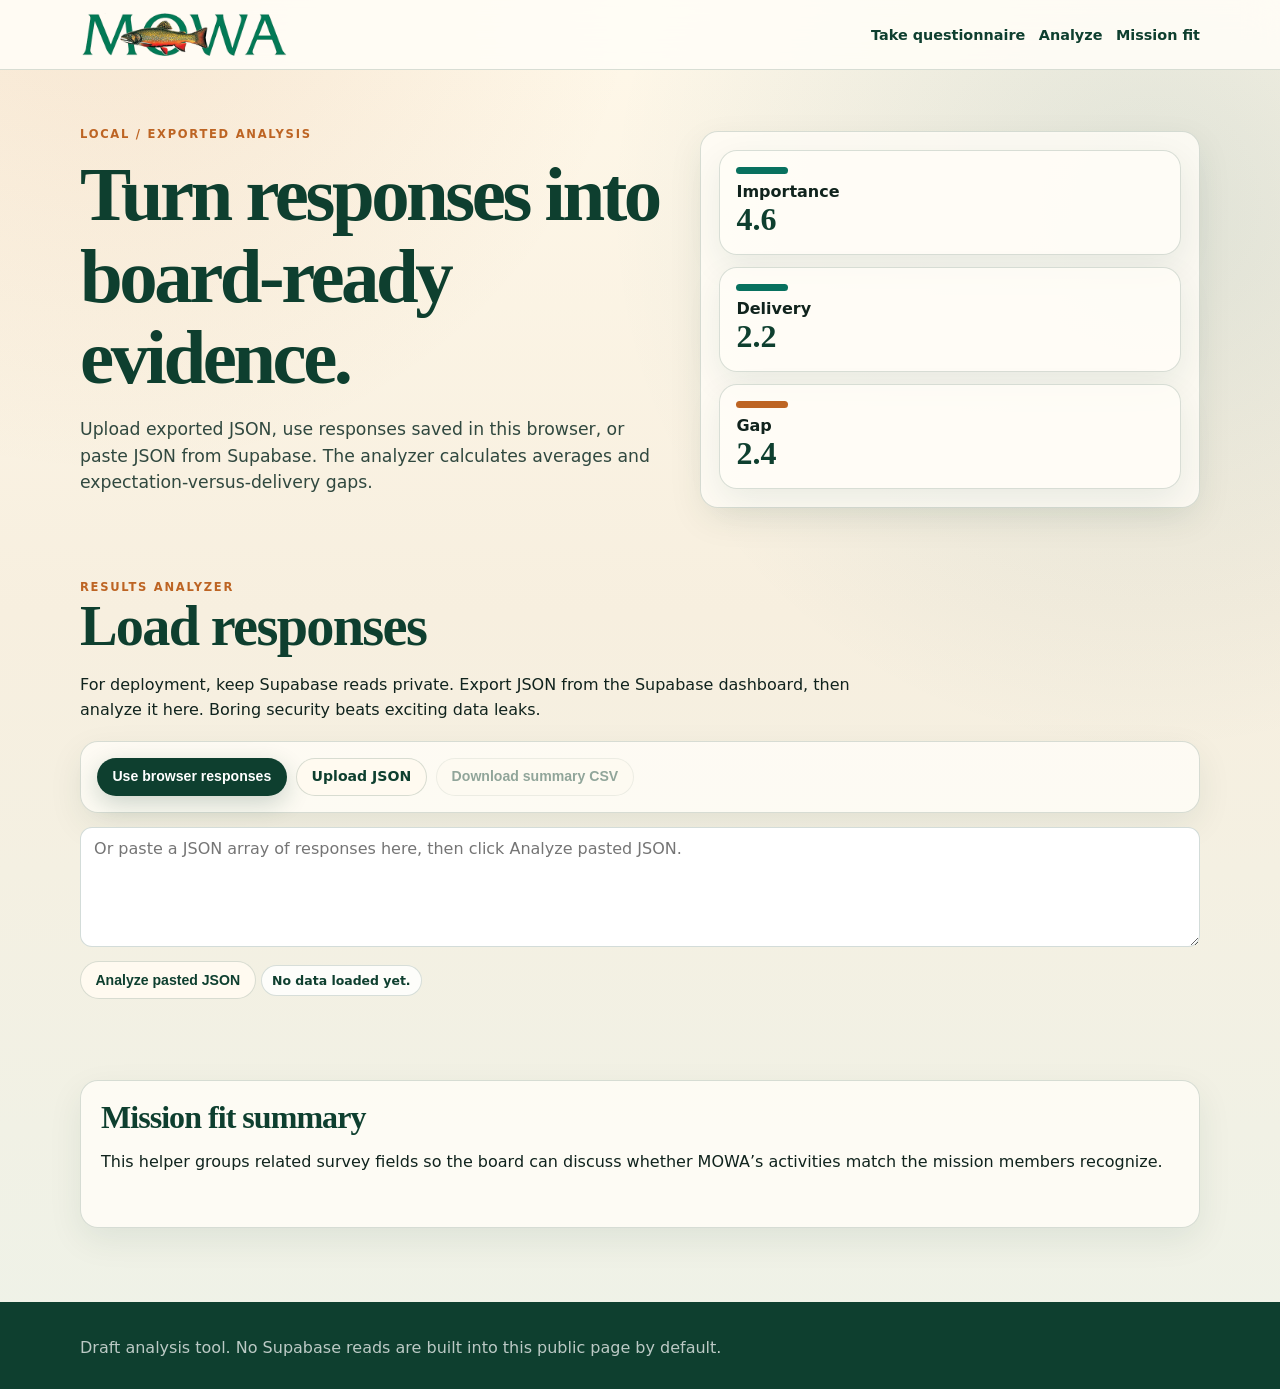
<file: results.html>
<!doctype html>
<html lang="en">
<head>
  <meta charset="utf-8" />
  <meta name="viewport" content="width=device-width, initial-scale=1" />
  <title>MOWA Questionnaire Results Analyzer</title>
  <meta name="description" content="Analyze MOWA direction questionnaire exports and expectation-delivery gaps." />
  <link rel="stylesheet" href="css/styles.css" />
</head>
<body class="results-page">
  <header class="site-header">
    <div class="container header-inner">
      <a class="brand" href="index.html" aria-label="MOWA Member Direction Questionnaire home"><img src="assets/mowa-logo.webp" alt="Michigan Outdoor Writers Association logo" /></a>
      <nav aria-label="Main navigation">
        <a href="index.html#survey">Take questionnaire</a>
        <a href="#analyzer">Analyze</a>
        <a href="#mission-fit">Mission fit</a>
      </nav>
    </div>
  </header>

  <main>
    <section class="hero compact">
      <div class="container hero-grid">
        <div class="hero-copy">
          <p class="eyebrow">Local / exported analysis</p>
          <h1>Turn responses into board-ready evidence.</h1>
          <p class="lead">Upload exported JSON, use responses saved in this browser, or paste JSON from Supabase. The analyzer calculates averages and expectation-versus-delivery gaps.</p>
        </div>
        <div class="mini-dashboard" aria-hidden="true">
          <div class="dash-card"><span></span><strong>Importance</strong><em>4.6</em></div>
          <div class="dash-card"><span></span><strong>Delivery</strong><em>2.2</em></div>
          <div class="dash-card warn"><span></span><strong>Gap</strong><em>2.4</em></div>
        </div>
      </div>
    </section>

    <section id="analyzer" class="survey-shell">
      <div class="container">
        <div class="survey-head">
          <div>
            <p class="eyebrow">Results analyzer</p>
            <h2>Load responses</h2>
            <p>For deployment, keep Supabase reads private. Export JSON from the Supabase dashboard, then analyze it here. Boring security beats exciting data leaks.</p>
          </div>
        </div>
        <div class="load-panel">
          <button class="button primary" id="loadLocal">Use browser responses</button>
          <label class="button secondary file-button">Upload JSON <input id="jsonUpload" type="file" accept="application/json,.json" /></label>
          <button class="button secondary" id="downloadSummary" disabled>Download summary CSV</button>
        </div>
        <textarea id="jsonPaste" class="paste-box" placeholder="Or paste a JSON array of responses here, then click Analyze pasted JSON."></textarea>
        <button class="button secondary" id="analyzePasted">Analyze pasted JSON</button>
        <div id="analysisStatus" class="save-status inline-status">No data loaded yet.</div>

        <div id="summaryCards" class="summary-cards"></div>
        <div class="table-wrap"><table id="gapTable"></table></div>
        <div class="table-wrap"><table id="scaleTable"></table></div>
        <section id="mission-fit" class="mission-panel">
          <h2>Mission fit summary</h2>
          <p>This helper groups related survey fields so the board can discuss whether MOWA’s activities match the mission members recognize.</p>
          <div class="table-wrap"><table id="missionTable"></table></div>
        </section>
      </div>
    </section>
  </main>

  <footer class="site-footer"><div class="container"><p>Draft analysis tool. No Supabase reads are built into this public page by default.</p></div></footer>
  <script src="js/questions.js"></script>
  <script src="js/results.js"></script>
</body>
</html>
</file>
<file: css/styles.css>
:root {
  --ink: #10231d;
  --muted: #52635c;
  --forest: #0e3f2f;
  --forest-2: #08715f;
  --lake: #0d5968;
  --copper: #bd6423;
  --gold: #e1a348;
  --cream: #f7efdf;
  --paper: #fffdf7;
  --line: rgba(14, 63, 47, .16);
  --shadow: 0 18px 48px rgba(14, 63, 47, .13);
  --radius: 18px;
  font-family: Inter, ui-sans-serif, system-ui, -apple-system, BlinkMacSystemFont, "Segoe UI", sans-serif;
}
* { box-sizing: border-box; }
html { scroll-behavior: smooth; }
body {
  margin: 0;
  color: var(--ink);
  background:
    radial-gradient(circle at 8% -5%, rgba(189, 100, 35, .12), transparent 34rem),
    radial-gradient(circle at 90% 15%, rgba(13, 89, 104, .12), transparent 34rem),
    linear-gradient(180deg, #fff8e9 0%, #f7efdf 44%, #eef2e8 100%);
  overflow-x: hidden;
}
a { color: var(--forest-2); text-decoration-thickness: .08em; text-underline-offset: .2em; }
.skip-link { position: absolute; left: -999px; top: 0; background: var(--forest); color: white; padding: .7rem; z-index: 30; }
.skip-link:focus { left: .75rem; }
.container { width: min(1120px, calc(100% - 28px)); margin: 0 auto; }
.site-header { position: sticky; top: 0; z-index: 20; backdrop-filter: blur(16px); background: rgba(255, 253, 247, .9); border-bottom: 1px solid var(--line); }
.header-inner { min-height: 68px; display: flex; align-items: center; justify-content: space-between; gap: 1rem; }
.brand img { width: min(210px, 42vw); height: auto; display: block; }
nav { display: flex; flex-wrap: wrap; gap: .45rem .85rem; align-items: center; justify-content: flex-end; }
nav a { color: var(--forest); text-decoration: none; font-weight: 800; font-size: .9rem; }
nav a:hover { color: var(--copper); }
.hero { padding: 56px 0 44px; }
.hero.compact { padding-bottom: 32px; }
.hero-grid { display: grid; grid-template-columns: 1.08fr .92fr; gap: 34px; align-items: center; }
.eyebrow { color: var(--copper); font-size: .72rem; text-transform: uppercase; letter-spacing: .15em; font-weight: 900; margin: 0 0 10px; }
h1, h2, h3 { font-family: Georgia, "Times New Roman", serif; line-height: 1.06; color: var(--forest); margin: 0; }
h1 { font-size: clamp(2.25rem, 6vw, 4.8rem); letter-spacing: -.045em; }
h2 { font-size: clamp(1.75rem, 3.5vw, 2.9rem); letter-spacing: -.03em; }
h3 { font-size: 1.35rem; }
p { line-height: 1.55; }
.lead { font-size: 1.08rem; max-width: 68ch; color: #30483f; }
.hero-actions { display: flex; flex-wrap: wrap; gap: .65rem; margin: 24px 0; }
.button {
  appearance: none;
  border: 1px solid transparent;
  cursor: pointer;
  display: inline-flex;
  align-items: center;
  justify-content: center;
  gap: .35rem;
  border-radius: 999px;
  font-weight: 850;
  font-size: .88rem;
  line-height: 1;
  padding: .62rem .9rem;
  min-height: 38px;
  text-decoration: none;
  transition: transform .16s ease, box-shadow .16s ease, background .16s ease;
}
.button:hover { transform: translateY(-1px); }
.button.primary { background: var(--forest); color: white; box-shadow: 0 8px 24px rgba(14, 63, 47, .2); }
.button.secondary { background: #fffaf0; color: var(--forest); border-color: var(--line); }
.button.ghost { background: transparent; color: var(--forest); border-color: rgba(14, 63, 47, .28); }
.button.small-button { font-size: .8rem; padding: .48rem .72rem; min-height: 32px; }
.button:disabled { cursor: not-allowed; opacity: .45; transform: none; box-shadow: none; }
.trust-strip { display: flex; flex-wrap: wrap; gap: .42rem; margin-top: 18px; }
.trust-strip span { background: rgba(255, 255, 255, .76); border: 1px solid var(--line); border-radius: 999px; color: var(--muted); font-size: .78rem; font-weight: 800; padding: .38rem .62rem; }
.hero-visual { background: rgba(255, 253, 247, .72); border: 1px solid var(--line); border-radius: var(--radius); box-shadow: var(--shadow); padding: 18px; }
.hero-visual img { display: block; width: 100%; height: auto; }
.hero-logo-card { padding: 26px; text-align: center; }
.hero-logo-card img { max-width: 100%; height: auto; margin: 0 auto 14px; }
.hero-logo-card p { margin: 0 auto; max-width: 46ch; color: var(--muted); }
.official-note, .why-section, .overview-section, .survey-shell, .analysis-notes { padding: 34px 0; }
.note-grid, .overview-grid { display: grid; grid-template-columns: repeat(3, 1fr); gap: 16px; }
.note-card, .overview-card, .feature, .summary-card, .dash-card, .load-panel, .mission-panel, .mini-dashboard, .submit-message {
  background: rgba(255, 253, 247, .82);
  border: 1px solid var(--line);
  border-radius: var(--radius);
  box-shadow: 0 12px 34px rgba(14, 63, 47, .08);
}
.note-card, .overview-card { padding: 22px; }
.note-card.highlight { background: linear-gradient(135deg, rgba(14, 63, 47, .96), rgba(13, 89, 104, .92)); color: white; }
.note-card.highlight h2, .note-card.highlight .eyebrow { color: white; }
.note-card h2 { font-size: 1.55rem; }
.note-card p, .overview-card p { color: var(--muted); }
.note-card.highlight p { color: rgba(255,255,255,.86); }
.split { display: grid; grid-template-columns: .86fr 1.14fr; gap: 28px; align-items: start; }
.feature-grid { display: grid; grid-template-columns: repeat(2, 1fr); gap: 12px; }
.feature { padding: 18px; }
.feature span { display: inline-flex; font-size: .78rem; font-weight: 900; color: var(--copper); margin-bottom: 8px; }
.feature strong { display: block; color: var(--forest); }
.feature p { margin-bottom: 0; color: var(--muted); }
.survey-shell .container { max-width: 1160px; }
.survey-head { display: flex; align-items: start; justify-content: space-between; gap: 18px; margin-bottom: 18px; }
.survey-head h2 { font-size: clamp(2rem, 4.4vw, 3.6rem); }
.survey-head p { margin-bottom: 0; max-width: 78ch; }
.save-status { flex: 0 0 auto; color: var(--forest); background: rgba(255, 255, 255, .82); border: 1px solid var(--line); border-radius: 999px; font-weight: 800; font-size: .78rem; padding: .44rem .65rem; }
.inline-status { display: inline-flex; margin: 14px 0; }
.progress-wrap { display: grid; grid-template-columns: 1fr auto; gap: 12px; align-items: center; margin: 18px 0 12px; }
.progress-bar { height: 9px; background: rgba(14, 63, 47, .12); border-radius: 999px; overflow: hidden; }
.progress-bar span { display: block; height: 100%; width: 0%; background: linear-gradient(90deg, var(--forest), var(--forest-2), var(--gold)); border-radius: inherit; transition: width .22s ease; }
#progressText { color: var(--muted); font-weight: 850; font-size: .82rem; white-space: nowrap; }
.section-tabs {
  display: flex;
  flex-wrap: wrap;
  gap: .4rem;
  align-items: center;
  margin: 14px 0 18px;
  padding: 0;
  overflow: visible;
}
.section-tab {
  appearance: none;
  border: 1px solid var(--line);
  background: rgba(255, 255, 255, .78);
  border-radius: 999px;
  color: var(--forest);
  cursor: pointer;
  font-weight: 850;
  font-size: .74rem;
  padding: .44rem .62rem;
  line-height: 1.05;
}
.section-tab[aria-current="step"] { background: var(--forest); border-color: var(--forest); color: white; }
.survey-section { margin: 0; border: 1px solid var(--line); background: rgba(255, 253, 247, .88); border-radius: var(--radius); box-shadow: var(--shadow); padding: 28px; }
.survey-section legend { float: left; width: 100%; font-family: Georgia, "Times New Roman", serif; color: var(--forest); font-weight: 900; font-size: clamp(1.7rem, 3.6vw, 2.7rem); line-height: 1.05; margin-bottom: 16px; }
.survey-section legend span { display: block; font-family: Inter, ui-sans-serif, system-ui; color: var(--copper); font-size: .72rem; letter-spacing: .15em; text-transform: uppercase; margin-bottom: 8px; }
.survey-section::after { content: ""; display: table; clear: both; }
.section-intro { max-width: 78ch; color: var(--muted); margin: 0 0 18px; }
.section-quick-actions { display: flex; flex-wrap: wrap; gap: .45rem; align-items: center; justify-content: flex-end; border-top: 1px solid var(--line); border-bottom: 1px solid var(--line); padding: 10px 0; margin: 12px 0 14px; }
.section-quick-actions span { margin-right: auto; font-size: .82rem; color: var(--muted); font-weight: 850; }
.question { padding: 16px 0; border-top: 1px solid rgba(14, 63, 47, .1); }
.question:first-of-type { border-top: 0; }
.question-label { font-weight: 900; margin-bottom: 9px; color: var(--forest); }
.required { color: var(--copper); background: rgba(189, 100, 35, .1); border-radius: 999px; font-size: .68rem; padding: .18rem .38rem; margin-left: .35rem; vertical-align: middle; }
.choice-grid { display: grid; grid-template-columns: repeat(auto-fit, minmax(180px, 1fr)); gap: .45rem; }
.choice, .scale-choice {
  display: flex;
  align-items: center;
  gap: .42rem;
  background: white;
  border: 1px solid rgba(14, 63, 47, .14);
  border-radius: 12px;
  cursor: pointer;
  font-weight: 720;
  font-size: .86rem;
  padding: .46rem .55rem;
}
.choice input, .scale-choice input { accent-color: var(--forest-2); }
.scale-grid { display: grid; grid-template-columns: repeat(6, minmax(74px, 1fr)); gap: .4rem; align-items: stretch; }
.scale-choice { flex-direction: column; justify-content: center; text-align: center; min-height: 62px; gap: .16rem; padding: .42rem .35rem; }
.scale-choice span { font-size: 1rem; font-weight: 950; color: var(--forest); }
.scale-choice small { color: var(--muted); font-size: .66rem; font-weight: 800; line-height: 1.15; }
.scale-choice:has(input:checked), .choice:has(input:checked) { border-color: rgba(8, 113, 95, .55); background: rgba(8, 113, 95, .08); }
textarea, input[type="text"] { width: 100%; border: 1px solid rgba(14, 63, 47, .18); border-radius: 12px; background: white; color: var(--ink); font: inherit; padding: .72rem .82rem; }
textarea { resize: vertical; min-height: 92px; }
input[type="text"] { min-height: 42px; }
.note-inline { background: #f6edd9; border-left: 4px solid var(--copper); color: #3f5148; padding: .8rem .9rem; border-radius: 12px; font-size: .92rem; line-height: 1.48; }
.form-actions { display: flex; flex-wrap: wrap; justify-content: flex-end; gap: .5rem; margin: 14px 0 0; }
.hidden { display: none !important; }
.submit-message { margin-top: 18px; padding: 22px; }
.site-footer { margin-top: 40px; padding: 28px 0; color: rgba(255,255,255,.8); background: var(--forest); }
.footer-grid { display: grid; grid-template-columns: 1fr 1fr 1fr; gap: 22px; }
.site-footer p { margin: .35rem 0 0; color: rgba(255,255,255,.72); }
.table-wrap { overflow-x: auto; margin: 16px 0; }
table { width: 100%; border-collapse: collapse; background: white; border-radius: 14px; overflow: hidden; }
th, td { border-bottom: 1px solid rgba(14, 63, 47, .12); padding: .75rem; text-align: left; vertical-align: top; }
th { background: #edf2e8; color: var(--forest); font-size: .82rem; text-transform: uppercase; letter-spacing: .05em; }
.results-page .mini-dashboard { padding: 18px; display: grid; gap: 12px; }
.dash-card { padding: 16px; }
.dash-card strong, .dash-card em, .summary-card strong { display: block; }
.dash-card em { color: var(--forest); font-size: 2rem; font-style: normal; font-family: Georgia, serif; font-weight: 900; }
.dash-card span { display: block; height: 7px; width: 52px; border-radius: 999px; background: var(--forest-2); margin-bottom: 8px; }
.dash-card.warn span { background: var(--copper); }
.load-panel { display: flex; flex-wrap: wrap; gap: .6rem; align-items: center; padding: 16px; margin-bottom: 14px; }
.file-button input { display: none; }
.paste-box { min-height: 120px; }
.summary-cards { display: grid; grid-template-columns: repeat(3, 1fr); gap: 14px; margin: 18px 0; }
.summary-card { padding: 18px; }
.summary-card span { color: var(--muted); font-weight: 900; font-size: .8rem; text-transform: uppercase; letter-spacing: .08em; }
.summary-card strong { font-size: 2.1rem; color: var(--forest); font-family: Georgia, serif; }
.signal { display: inline-flex; border-radius: 999px; padding: .24rem .5rem; font-weight: 900; font-size: .74rem; }
.signal.critical { background: rgba(189, 62, 35, .12); color: #8f2c1e; }
.signal.warn { background: rgba(189, 100, 35, .14); color: #94490f; }
.signal.mild { background: rgba(225, 163, 72, .18); color: #6c4a0e; }
.signal.ok { background: rgba(8, 113, 95, .12); color: var(--forest); }
.mission-panel { padding: 20px; margin-top: 18px; }
.mission-panel h2 { font-size: 2rem; }
code { white-space: normal; color: var(--lake); }
@media (max-width: 900px) {
  .hero-grid, .split, .note-grid, .overview-grid, .footer-grid { grid-template-columns: 1fr; }
  .summary-cards { grid-template-columns: 1fr; }
  .feature-grid { grid-template-columns: 1fr; }
  .survey-head { display: block; }
  .save-status { display: inline-flex; margin-top: 12px; }
  .scale-grid { grid-template-columns: repeat(3, minmax(80px, 1fr)); }
}
@media (max-width: 560px) {
  .container { width: min(100% - 20px, 1120px); }
  .header-inner { align-items: flex-start; flex-direction: column; padding: 8px 0; }
  nav { justify-content: flex-start; }
  .hero { padding-top: 34px; }
  .survey-section { padding: 20px 14px; }
  .choice-grid { grid-template-columns: 1fr; }
  .scale-grid { grid-template-columns: repeat(2, minmax(90px, 1fr)); }
  .form-actions, .section-quick-actions { justify-content: flex-start; }
  .section-quick-actions span { flex-basis: 100%; }
}
</file>
